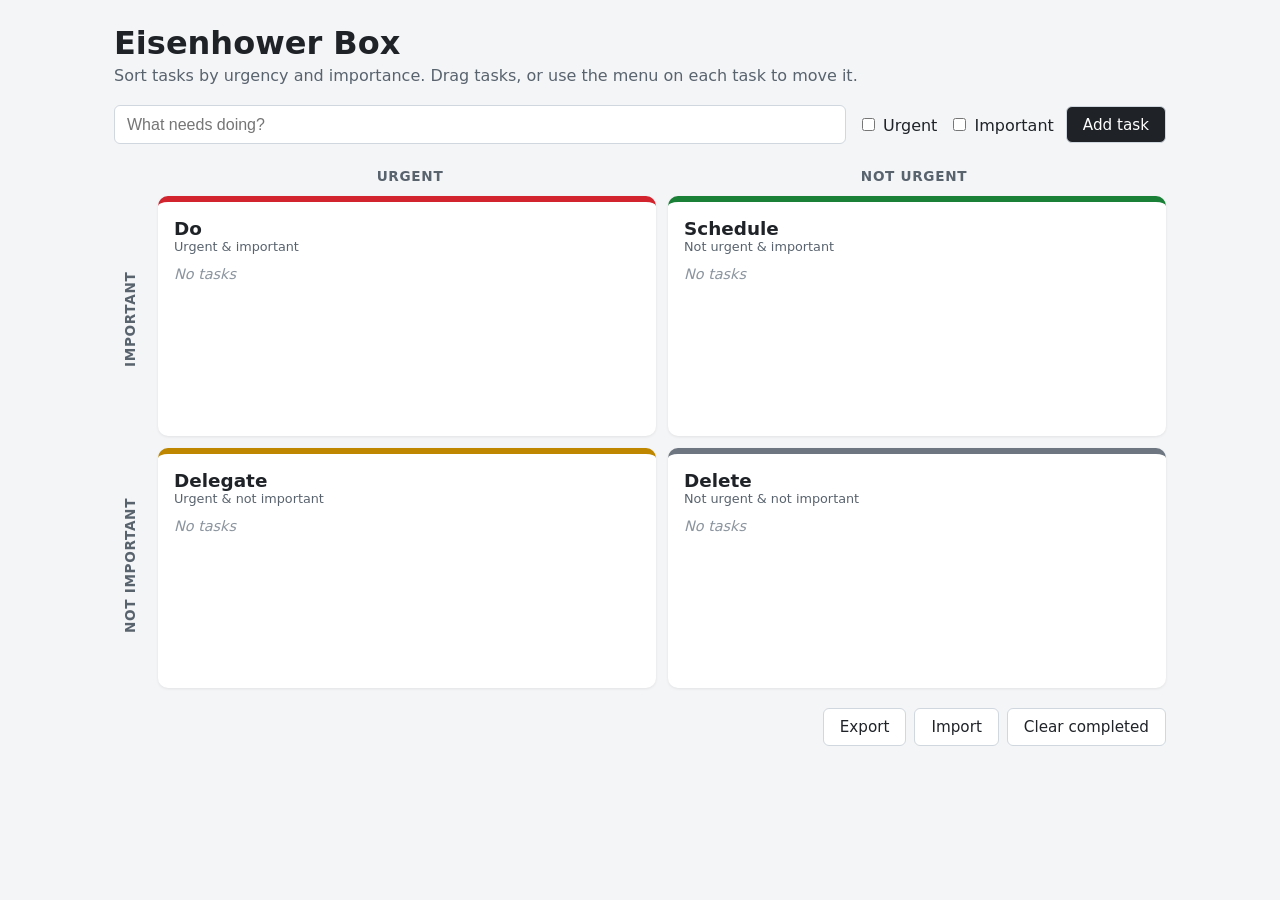
<file: index.html>
<!DOCTYPE html>
<html lang="en">
<head>
  <meta charset="UTF-8" />
  <meta name="viewport" content="width=device-width, initial-scale=1.0, viewport-fit=cover" />
  <meta name="description" content="Prioritize tasks by urgency and importance." />
  <meta name="theme-color" content="#1f2328" />
  <meta name="apple-mobile-web-app-capable" content="yes" />
  <meta name="mobile-web-app-capable" content="yes" />
  <meta name="apple-mobile-web-app-status-bar-style" content="default" />
  <meta name="apple-mobile-web-app-title" content="Eisenhower" />
  <title>Eisenhower Box</title>
  <link rel="manifest" href="manifest.webmanifest" />
  <link rel="icon" href="icons/icon.svg" type="image/svg+xml" />
  <link rel="apple-touch-icon" href="icons/icon-180.png" />
  <link rel="stylesheet" href="styles.css" />
</head>
<body>
  <header>
    <div>
      <h1>Eisenhower Box</h1>
      <p class="subtitle">Sort tasks by urgency and importance. Drag tasks, or use the menu on each task to move it.</p>
    </div>
    <button id="install-btn" type="button" hidden>Install app</button>
  </header>

  <form id="task-form" autocomplete="off">
    <input id="task-input" type="text" placeholder="What needs doing?" required maxlength="200" />
    <label><input id="urgent-input" type="checkbox" /> Urgent</label>
    <label><input id="important-input" type="checkbox" /> Important</label>
    <button type="submit">Add task</button>
  </form>

  <main class="matrix">
    <div class="axis axis-top"><span>Urgent</span><span>Not urgent</span></div>
    <div class="axis axis-side"><span>Important</span><span>Not important</span></div>

    <section class="quadrant q1" data-quadrant="do">
      <h2>Do <small>Urgent &amp; important</small></h2>
      <ul class="task-list"></ul>
    </section>
    <section class="quadrant q2" data-quadrant="schedule">
      <h2>Schedule <small>Not urgent &amp; important</small></h2>
      <ul class="task-list"></ul>
    </section>
    <section class="quadrant q3" data-quadrant="delegate">
      <h2>Delegate <small>Urgent &amp; not important</small></h2>
      <ul class="task-list"></ul>
    </section>
    <section class="quadrant q4" data-quadrant="delete">
      <h2>Delete <small>Not urgent &amp; not important</small></h2>
      <ul class="task-list"></ul>
    </section>
  </main>

  <footer>
    <button id="export-btn" type="button" class="secondary">Export</button>
    <label class="button secondary" for="import-file">Import</label>
    <input id="import-file" type="file" accept="application/json,.json" hidden />
    <button id="clear-done" type="button" class="secondary">Clear completed</button>
  </footer>

  <script src="app.js"></script>
</body>
</html>
</file>
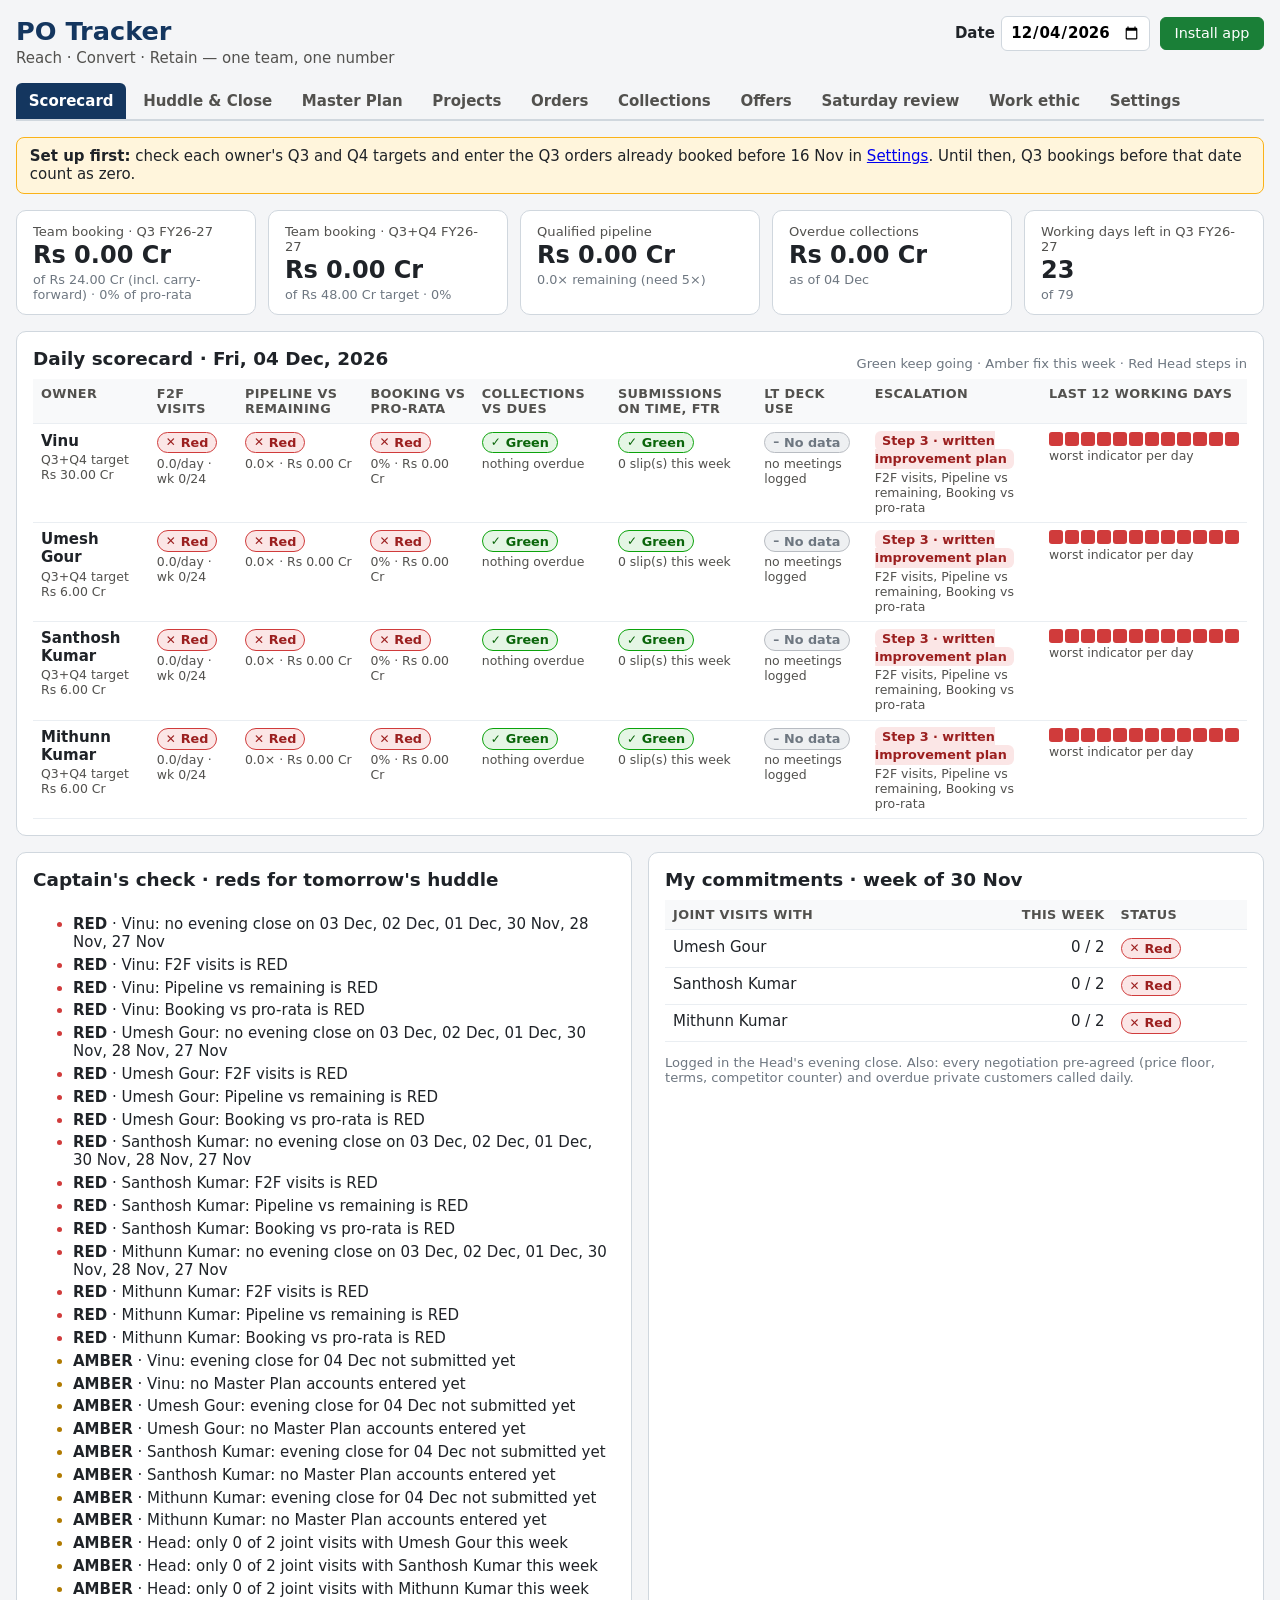
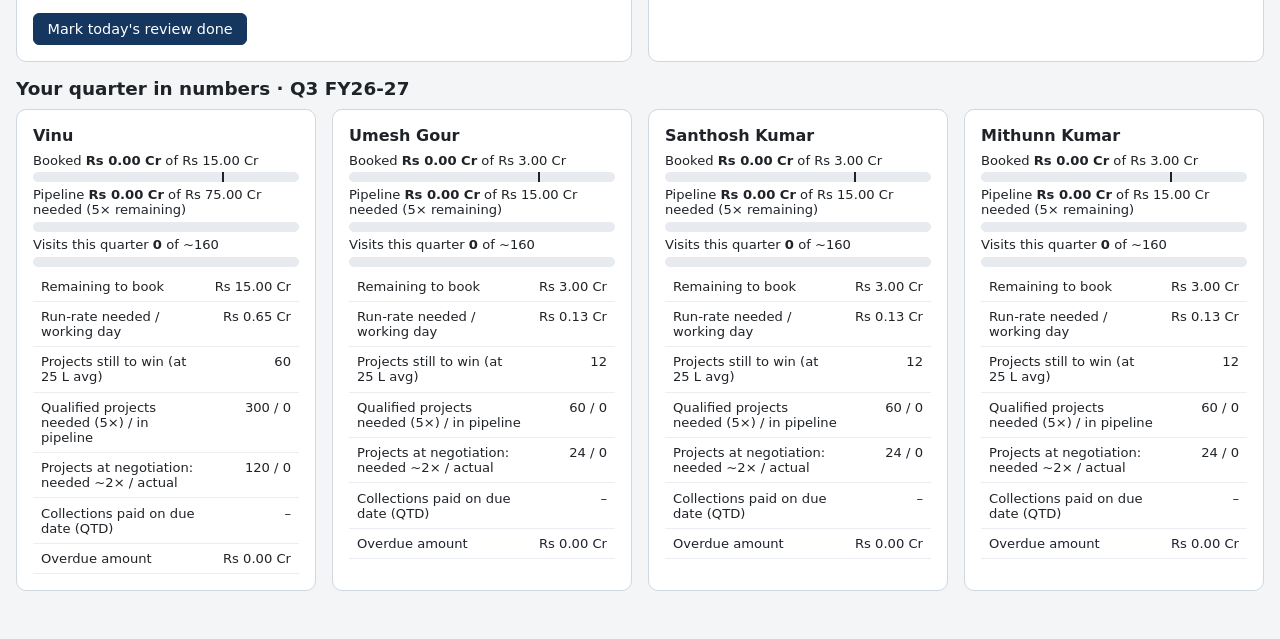
<file: po-tracker/index.html>
<!DOCTYPE html>
<html lang="en">
<head>
  <meta charset="UTF-8" />
  <meta name="viewport" content="width=device-width, initial-scale=1.0, viewport-fit=cover" />
  <meta name="description" content="Daily Performance Obligation scorecard for the sales team." />
  <meta name="theme-color" content="#14365f" />
  <meta name="mobile-web-app-capable" content="yes" />
  <meta name="apple-mobile-web-app-capable" content="yes" />
  <meta name="apple-mobile-web-app-title" content="PO Tracker" />
  <title>PO Tracker</title>
  <link rel="manifest" href="manifest.webmanifest" />
  <link rel="icon" href="icons/icon.svg" type="image/svg+xml" />
  <link rel="apple-touch-icon" href="icons/icon-180.png" />
  <link rel="stylesheet" href="styles.css" />
</head>
<body>
  <header class="top">
    <div>
      <h1>PO Tracker</h1>
      <p class="subtitle">Reach · Convert · Retain — one team, one number</p>
    </div>
    <div class="top-right">
      <label class="date-pick">Date <input id="as-of" type="date" /></label>
      <button id="install-btn" type="button" hidden>Install app</button>
    </div>
  </header>

  <div id="install-help" class="banner" hidden></div>

  <nav id="tabs">
    <a href="#dashboard">Scorecard</a>
    <a href="#daily">Huddle &amp; Close</a>
    <a href="#master">Master Plan</a>
    <a href="#pipeline">Projects</a>
    <a href="#orders">Orders</a>
    <a href="#dues">Collections</a>
    <a href="#subs">Offers</a>
    <a href="#review">Saturday review</a>
    <a href="#ethics">Work ethic</a>
    <a href="#settings">Settings</a>
  </nav>

  <main id="view"></main>

  <div id="toast" role="status" aria-live="polite" hidden></div>
  <script src="app.js"></script>
</body>
</html>
</file>
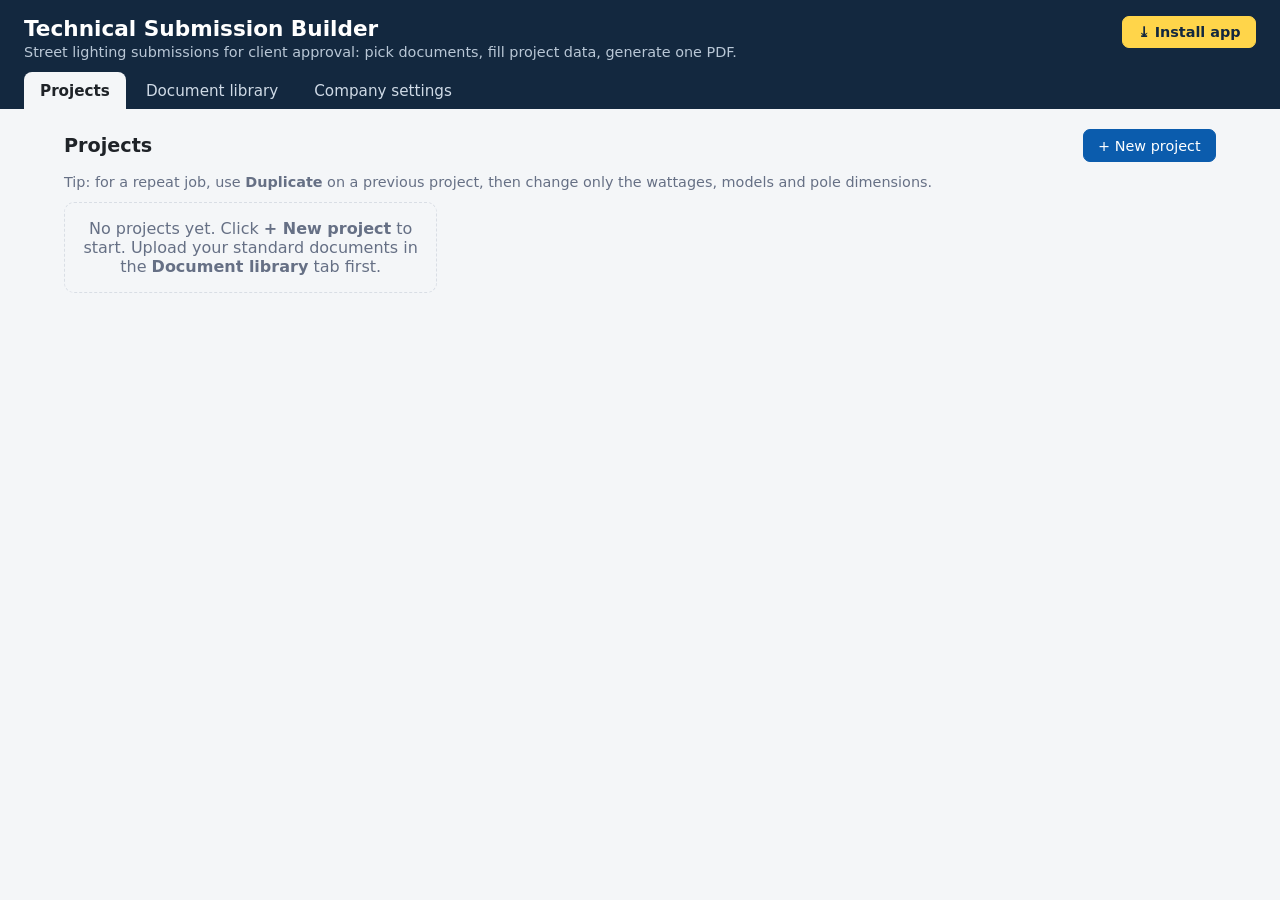
<file: tech-submission/index.html>
<!DOCTYPE html>
<html lang="en" data-version="5">
<head>
  <meta charset="UTF-8" />
  <meta name="viewport" content="width=device-width, initial-scale=1.0" />
  <meta name="description" content="Build technical submissions for client approval from a reusable document library." />
  <meta name="theme-color" content="#13283f" />
  <meta name="mobile-web-app-capable" content="yes" />
  <meta name="apple-mobile-web-app-capable" content="yes" />
  <meta name="apple-mobile-web-app-title" content="Tech Submission" />
  <title>Technical Submission Builder</title>
  <link rel="manifest" href="manifest.webmanifest" />
  <link rel="icon" href="icons/icon.svg" type="image/svg+xml" />
  <link rel="apple-touch-icon" href="icons/icon-180.png" />
  <link rel="stylesheet" href="styles.css?v=5" />
</head>
<body>
  <header class="topbar">
    <div class="topbar-row"><div>
      <h1>Technical Submission Builder</h1>
      <p class="subtitle">Street lighting submissions for client approval: pick documents, fill project data, generate one PDF.</p>
    </div>
    <button type="button" id="install-btn" class="install-btn">⤓ Install app</button>
    </div>
    <nav class="tabs" role="tablist">
      <button type="button" class="tab" data-view="projects" aria-selected="true">Projects</button>
      <button type="button" class="tab" data-view="library">Document library</button>
      <button type="button" class="tab" data-view="settings">Company settings</button>
    </nav>
  </header>

  <main>
    <!-- ================= PROJECTS LIST ================= -->
    <section id="view-projects" class="view">
      <div class="toolbar">
        <h2>Projects</h2>
        <button type="button" id="new-project" class="primary">+ New project</button>
      </div>
      <p class="hint">Tip: for a repeat job, use <b>Duplicate</b> on a previous project, then change only the wattages, models and pole dimensions.</p>
      <div id="project-list" class="cards"></div>
    </section>

    <!-- ================= PROJECT EDITOR ================= -->
    <section id="view-editor" class="view" hidden>
      <div class="toolbar">
        <button type="button" id="back-to-projects">&larr; All projects</button>
        <h2 id="editor-title">Project</h2>
        <span id="save-state" class="muted"></span>
        <button type="button" id="generate" class="primary">Generate submission PDF</button>
      </div>

      <div class="panel">
        <h3>1. Project details <span class="muted">(used in the footer, index and file name)</span></h3>
        <form id="project-form" class="grid-form" autocomplete="off">
          <label>Short project name <span class="muted">(project list and file name)</span><input name="name" required /></label>
          <label>Location<input name="location" /></label>
          <label>Document / reference no.<input name="refNo" /></label>
          <label>Submission no.<input name="submissionNo" /></label>
          <label>Revision<input name="revision" /></label>
          <label>Date<input name="date" type="date" /></label>
        </form>
      </div>

      <div class="panel">
        <h3>2. Cover page <span class="muted">(the preview updates as you type)</span></h3>
        <div class="cover-grid">
          <div>
            <form id="cover-form" class="grid-form one" autocomplete="off">
              <label>Project title <span class="muted">(printed after "PROJECT:")</span><textarea name="coverTitle" rows="5"></textarea></label>
              <label>Cover heading<input name="coverSubtitle" list="cover-headings" /></label>
            </form>
            <datalist id="cover-headings">
              <option value="LED STREETLIGHTING PROPOSAL"></option>
              <option value="TECHNICAL SUBMISSION FOR APPROVAL"></option>
              <option value="LED STREETLIGHTING - TECHNICAL SUBMISSION"></option>
            </datalist>
            <h4>Parties on the cover <span class="muted">(up to 4, left to right)</span></h4>
            <div id="party-list"></div>
            <button type="button" class="small" id="add-party">+ Add party</button>
            <p class="hint">Logos are remembered: type a party name used in an earlier project and its logo is filled in for you.</p>
            <datalist id="party-roles">
              <option value="CONCESSIONAIRE"></option><option value="CLIENT"></option><option value="INDEPENDENT ENGINEER"></option>
              <option value="AUTHORITY ENGINEER"></option><option value="CONSULTANT"></option><option value="PMC"></option>
              <option value="EPC CONTRACTOR"></option><option value="CONTRACTOR"></option>
            </datalist>
            <datalist id="party-names"></datalist>
          </div>
          <div class="cover-preview">
            <iframe id="cover-preview" title="Cover page preview"></iframe>
            <button type="button" class="small" id="open-cover">Open preview in new tab</button>
          </div>
        </div>
      </div>

      <div class="panel">
        <h3>3. Luminaire schedule <span class="muted">(changes per project)</span></h3>
        <table class="edit-table" id="lum-table">
          <thead><tr><th>Description / application</th><th>Make</th><th>Model</th><th>Wattage (W)</th><th>Qty</th><th></th></tr></thead>
          <tbody></tbody>
        </table>
        <button type="button" class="small" data-add-row="luminaires">+ Add luminaire</button>

        <h3>Pole schedule</h3>
        <table class="edit-table" id="pole-table">
          <thead><tr><th>Pole type</th><th>Height (m)</th><th>Dimensions (dia / section, thickness)</th><th>Bracket / arm</th><th>Qty</th><th></th></tr></thead>
          <tbody></tbody>
        </table>
        <button type="button" class="small" data-add-row="poles">+ Add pole</button>
      </div>

      <div class="panel">
        <h3>4. Contents of the submission</h3>
        <div class="options">
          <label><input type="checkbox" name="optIndex" /> Index page with page numbers</label>
          <label><input type="checkbox" name="optSchedule" /> Schedule of materials page</label>
          <label><input type="checkbox" name="optDividers" /> Divider page before each section</label>
          <label><input type="checkbox" name="optSubDividers" /> Divider page before each sub-section (4.1, 4.2 …)</label>
          <label><input type="checkbox" name="optFooter" /> Stamp reference no. and page numbers on every page</label>
        </div>
        <div id="section-list"></div>
      </div>
    </section>

    <!-- ================= LIBRARY ================= -->
    <section id="view-library" class="view" hidden>
      <div class="toolbar"><h2>Standard document library</h2></div>
      <div class="panel drop-zone" id="lib-drop">
        <h3>Upload standard documents <span class="muted">(or drag and drop files here)</span></h3>
        <p class="hint">Upload once, reuse in every project. PDF, JPG and PNG are supported (save Word/DWG files as PDF first).</p>
        <form id="lib-upload" class="grid-form" autocomplete="off">
          <label>1. Section<select name="category"></select></label>
          <label>2. Tags <span class="muted">(optional: make, model, wattage… comma separated)</span><input name="tags" placeholder="e.g. 90W, ABC-Street, Philips" /></label>
          <label class="wide">Notes <span class="muted">(optional)</span><input name="notes" /></label>
          <div class="wide upload-row">
            <button type="submit" class="primary big" id="lib-choose">3. Choose files and upload…</button>
            <span class="muted">They are added as soon as you pick them. You can pick several at once, or drag files onto this box.</span>
            <input type="file" name="files" id="lib-files" accept=".pdf,.png,.jpg,.jpeg,application/pdf,image/png,image/jpeg" multiple hidden />
          </div>
        </form>
      </div>
      <div class="panel">
        <div class="toolbar">
          <h3>Library</h3>
          <select id="lib-filter-cat"></select>
          <input id="lib-filter-text" type="search" placeholder="Search name or tag" />
        </div>
        <div id="lib-list"></div>
      </div>
    </section>

    <!-- ================= SETTINGS ================= -->
    <section id="view-settings" class="view" hidden>
      <div class="toolbar"><h2>Company settings</h2></div>
      <div class="panel">
        <form id="settings-form" class="grid-form" autocomplete="off">
          <label>Company short name <span class="muted">(used in section titles, e.g. "LT Company Profile")</span><input name="shortName" /></label>
          <label>Company full name<input name="fullName" /></label>
          <label class="wide">Address / contact line<input name="address" /></label>
          <label>Submission title <span class="muted">(simple cover only)</span><input name="title" /></label>
          <label>Prepared by<input name="preparedBy" /></label>
          <label>Cover page style<select name="coverStyle">
            <option value="project">Project cover (title, parties with logos, submitted by)</option>
            <option value="simple">Simple cover (details table and client approval box)</option>
          </select></label>
          <label>Company logo (PNG / JPG) <span class="muted">(shown under "Submitted by")</span><input type="file" name="logo" accept=".png,.jpg,.jpeg,image/png,image/jpeg" /></label>
          <div id="logo-preview" class="logo-preview"></div>
          <div class="wide"><button type="submit" class="primary">Save settings</button></div>
        </form>
      </div>
      <div class="panel">
        <p class="muted" id="app-version"></p>
        <h3>Backup</h3>
        <p class="hint">Everything is stored in this browser only. Export a backup file regularly, and import it on another computer to move your library and projects.</p>
        <button type="button" id="export-all">Export backup</button>
        <label class="button-like">Import backup<input type="file" id="import-all" accept="application/json,.json" hidden /></label>
      </div>
    </section>
  </main>

  <!-- Picker dialog: choose library documents for a section -->
  <dialog id="picker">
    <form method="dialog" class="dialog-body">
      <h3 id="picker-title">Select documents</h3>
      <div class="toolbar">
        <label><input type="checkbox" id="picker-all-cats" /> Show all sections</label>
        <input id="picker-search" type="search" placeholder="Search name or tag" />
      </div>
      <div id="picker-list" class="picker-list"></div>
      <div class="dialog-actions">
        <button value="cancel">Cancel</button>
        <button value="ok" class="primary" id="picker-ok">Add selected</button>
      </div>
    </form>
  </dialog>

  <!-- Unexpected errors, shown so they can be reported -->
  <dialog id="app-error">
    <form method="dialog" class="dialog-body">
      <h3>Something went wrong</h3>
      <p>Please take a screenshot of this message and send it to whoever maintains the app.</p>
      <pre id="app-error-text" class="error-text"></pre>
      <div class="dialog-actions"><button value="reload" id="app-error-reload">Reload the app</button><button value="close" class="primary">OK</button></div>
    </form>
  </dialog>

  <!-- Files that could not be uploaded -->
  <dialog id="upload-errors">
    <form method="dialog" class="dialog-body">
      <h3>Some files were not uploaded</h3>
      <p id="upload-errors-summary"></p>
      <ul id="upload-errors-list" class="error-list"></ul>
      <div class="dialog-actions"><button value="close" class="primary">OK</button></div>
    </form>
  </dialog>

  <!-- How to install, when the browser has no install prompt to offer -->
  <dialog id="install-help">
    <form method="dialog" class="dialog-body">
      <h3>Install Technical Submission Builder</h3>
      <div id="install-help-body"></div>
      <div class="dialog-actions"><button value="close" class="primary">OK</button></div>
    </form>
  </dialog>

  <div id="busy" class="busy" hidden><div class="busy-box"><div class="spinner"></div><p id="busy-text">Working…</p></div></div>
  <div id="toast" class="toast" hidden></div>

  <script src="vendor/pdf-lib.min.js"></script>
  <script src="app.js?v=5"></script>
</body>
</html>
</file>
<file: styles.css>
* { box-sizing: border-box; }
[hidden] { display: none !important; }

body {
  margin: 0;
  padding: max(1.5rem, env(safe-area-inset-top)) max(1.5rem, env(safe-area-inset-right))
    max(1.5rem, env(safe-area-inset-bottom)) max(1.5rem, env(safe-area-inset-left));
  font-family: system-ui, -apple-system, "Segoe UI", Roboto, sans-serif;
  background: #f4f5f7;
  color: #1f2328;
  max-width: 1100px;
  margin-inline: auto;
}

header { display: flex; justify-content: space-between; align-items: flex-start; gap: 1rem; }
header h1 { margin: 0; }
#install-btn { flex-shrink: 0; background: #1a7f37; border-color: #1a7f37; }
.subtitle { margin: 0.25rem 0 1.25rem; color: #59636e; }

#task-form {
  display: flex;
  flex-wrap: wrap;
  gap: 0.75rem;
  align-items: center;
  margin-bottom: 1.5rem;
}
#task-input {
  flex: 1 1 260px;
  padding: 0.6rem 0.75rem;
  font-size: 1rem;
  border: 1px solid #d0d7de;
  border-radius: 6px;
}
button, .button {
  display: inline-block;
  font-family: inherit;
  padding: 0.55rem 1rem;
  font-size: 0.95rem;
  border: 1px solid #d0d7de;
  border-radius: 6px;
  background: #1f2328;
  color: #fff;
  cursor: pointer;
}
button:hover, .button:hover { opacity: 0.85; }
.secondary { background: #fff; color: #1f2328; }

.matrix {
  display: grid;
  grid-template-columns: 2rem 1fr 1fr;
  grid-template-rows: auto 1fr 1fr;
  grid-template-areas:
    ".    top  top"
    "side q1   q2"
    "side q3   q4";
  gap: 0.75rem;
}
.axis { display: flex; font-weight: 600; color: #59636e; font-size: 0.85rem; text-transform: uppercase; letter-spacing: 0.05em; }
.axis span { flex: 1; text-align: center; }
.axis-top { grid-area: top; }
.axis-side { grid-area: side; flex-direction: column; }
.axis-side span { writing-mode: vertical-rl; transform: rotate(180deg); display: flex; align-items: center; justify-content: center; }

.quadrant {
  min-height: 240px;
  padding: 1rem;
  border-radius: 10px;
  background: #fff;
  border-top: 6px solid;
  box-shadow: 0 1px 3px rgba(0,0,0,0.08);
  transition: background 0.15s;
}
.quadrant.drag-over { background: #eef4ff; }
.q1 { grid-area: q1; border-color: #d1242f; }
.q2 { grid-area: q2; border-color: #1a7f37; }
.q3 { grid-area: q3; border-color: #bf8700; }
.q4 { grid-area: q4; border-color: #6e7781; }

.quadrant h2 { margin: 0 0 0.75rem; font-size: 1.15rem; }
.quadrant h2 small { display: block; font-weight: 400; font-size: 0.8rem; color: #59636e; }

.task-list { list-style: none; margin: 0; padding: 0; display: flex; flex-direction: column; gap: 0.4rem; }
.task {
  display: flex;
  align-items: center;
  gap: 0.5rem;
  padding: 0.5rem 0.6rem;
  background: #f6f8fa;
  border: 1px solid #e5e8eb;
  border-radius: 6px;
  cursor: grab;
}
.task.dragging { opacity: 0.4; }
.task .text { flex: 1; word-break: break-word; }
.task.done .text { text-decoration: line-through; color: #8c959f; }
.task .delete {
  background: none;
  color: #8c959f;
  border: none;
  padding: 0 0.25rem;
  font-size: 1.1rem;
  line-height: 1;
}
.task .delete:hover { color: #d1242f; }
.task .move {
  font: inherit;
  font-size: 0.8rem;
  padding: 0.15rem 0.25rem;
  border: 1px solid #d0d7de;
  border-radius: 4px;
  background: #fff;
  color: #59636e;
  max-width: 6.5rem;
}
.empty { color: #8c959f; font-style: italic; font-size: 0.9rem; }

footer { margin-top: 1.25rem; display: flex; justify-content: flex-end; gap: 0.5rem; flex-wrap: wrap; }

@media (max-width: 640px) {
  .matrix {
    grid-template-columns: 1fr;
    grid-template-areas: "q1" "q2" "q3" "q4";
  }
  .axis { display: none; }
  .quadrant { min-height: 140px; }
  header { flex-direction: column; }
}
</file>
<file: po-tracker/styles.css>
* { box-sizing: border-box; }
[hidden] { display: none !important; }
:root {
  --ink: #1f2328; --ink-2: #52514e; --muted: #6e7781; --line: #d0d7de; --bg: #f4f5f7; --card: #fff;
  --brand: #14365f; --accent: #2a78d6;
  --good: #0ca30c; --warn: #fab219; --crit: #d03b3b; --na: #b8bcc2;
}
body {
  margin: 0 auto; max-width: 1280px;
  padding: max(1rem, env(safe-area-inset-top)) max(1rem, env(safe-area-inset-right)) 2rem max(1rem, env(safe-area-inset-left));
  font-family: system-ui, -apple-system, "Segoe UI", Roboto, sans-serif; font-size: 15px;
  background: var(--bg); color: var(--ink);
}
h1 { margin: 0; color: var(--brand); font-size: 1.6rem; }
h2 { font-size: 1.15rem; margin: 0 0 .6rem; }
h3 { font-size: 1rem; margin: 1rem 0 .5rem; }
.subtitle { margin: .2rem 0 0; color: var(--ink-2); }
.top { display: flex; justify-content: space-between; gap: 1rem; align-items: flex-start; flex-wrap: wrap; }
.top-right { display: flex; gap: .6rem; align-items: center; flex-wrap: wrap; }
.date-pick { font-weight: 600; display: flex; gap: .4rem; align-items: center; }

nav#tabs { display: flex; gap: .25rem; overflow-x: auto; margin: 1rem 0; border-bottom: 2px solid var(--line); }
nav#tabs a { padding: .55rem .8rem; text-decoration: none; color: var(--ink-2); font-weight: 600; white-space: nowrap; border-radius: 6px 6px 0 0; }
nav#tabs a.active { background: var(--brand); color: #fff; }

.card { background: var(--card); border: 1px solid var(--line); border-radius: 10px; padding: 1rem; margin-bottom: 1rem; }
.grid { display: grid; gap: 1rem; grid-template-columns: repeat(auto-fit, minmax(280px, 1fr)); }
.tiles { display: grid; gap: .75rem; grid-template-columns: repeat(auto-fit, minmax(170px, 1fr)); margin-bottom: 1rem; }
.tile { background: var(--card); border: 1px solid var(--line); border-radius: 10px; padding: .8rem 1rem; }
.tile .label { color: var(--ink-2); font-size: .82rem; }
.tile .value { font-size: 1.5rem; font-weight: 700; margin-top: .15rem; }
.tile .sub { color: var(--muted); font-size: .8rem; margin-top: .15rem; }

table { width: 100%; border-collapse: collapse; }
th, td { padding: .45rem .5rem; text-align: left; border-bottom: 1px solid #eaeef2; vertical-align: top; }
th { font-size: .8rem; color: var(--ink-2); text-transform: uppercase; letter-spacing: .03em; background: #f8f9fa; }
td.num, th.num { text-align: right; font-variant-numeric: tabular-nums; white-space: nowrap; }
.table-wrap { overflow-x: auto; }

button, .button {
  font: inherit; font-size: .9rem; padding: .45rem .85rem; border: 1px solid var(--brand); border-radius: 6px;
  background: var(--brand); color: #fff; cursor: pointer; display: inline-block;
}
button.secondary, .button.secondary { background: #fff; color: var(--brand); }
button.danger { background: #fff; color: var(--crit); border-color: var(--crit); }
button.small { padding: .2rem .5rem; font-size: .8rem; }
button:hover { opacity: .88; }
#install-btn { background: #1a7f37; border-color: #1a7f37; }

input, select, textarea { font: inherit; padding: .4rem .5rem; border: 1px solid var(--line); border-radius: 6px; background: #fff; max-width: 100%; }
textarea { width: 100%; min-height: 4.5rem; }
input[type="number"] { width: 6.5rem; }
.form { display: grid; gap: .6rem; grid-template-columns: repeat(auto-fit, minmax(190px, 1fr)); align-items: end; }
.form label, .field { display: flex; flex-direction: column; gap: .2rem; font-size: .85rem; color: var(--ink-2); font-weight: 600; }
.form label.check { flex-direction: row; align-items: center; gap: .4rem; }
.row { display: flex; gap: .5rem; flex-wrap: wrap; align-items: center; }
.spacer { flex: 1; }
.muted { color: var(--muted); }
.small { font-size: .82rem; }
.right { text-align: right; }

/* Status chips: always icon + label, never colour alone */
.chip { display: inline-flex; align-items: center; gap: .3rem; padding: .15rem .5rem; border-radius: 999px; font-size: .8rem; font-weight: 700; white-space: nowrap; border: 1px solid transparent; }
.chip::before { font-size: .75rem; }
.chip.g { background: #e5f6e5; color: #0a650a; border-color: var(--good); }
.chip.g::before { content: "✓"; }
.chip.a { background: #fff5dc; color: #7a5200; border-color: var(--warn); }
.chip.a::before { content: "!"; }
.chip.r { background: #fbe6e6; color: #9b1f1f; border-color: var(--crit); }
.chip.r::before { content: "✕"; }
.chip.na { background: #eef0f2; color: var(--muted); border-color: var(--na); }
.chip.na::before { content: "–"; }
.cell-val { display: block; font-size: .78rem; color: var(--ink-2); margin-top: .15rem; }

.step { font-weight: 700; font-size: .8rem; padding: .15rem .45rem; border-radius: 6px; background: #eef0f2; }
.step.s1 { background: #fff5dc; } .step.s2, .step.s3, .step.s4 { background: #fbe6e6; color: #9b1f1f; }

.meter { height: 10px; background: #e7eaee; border-radius: 5px; overflow: hidden; position: relative; margin: .3rem 0; }
.meter > span { position: absolute; inset: 0 auto 0 0; background: var(--accent); border-radius: 5px; }
.meter > i { position: absolute; top: -3px; bottom: -3px; width: 2px; background: var(--ink); }

.strip { display: flex; gap: 2px; }
.strip span { width: 14px; height: 14px; border-radius: 3px; background: var(--na); }
.strip span.g { background: var(--good); } .strip span.a { background: var(--warn); } .strip span.r { background: var(--crit); }

.flags li { margin-bottom: .3rem; }
.flags li.r::marker { color: var(--crit); } .flags li.a::marker { color: #b07a00; }
.banner { background: #fff5dc; border: 1px solid var(--warn); border-radius: 8px; padding: .6rem .8rem; margin-bottom: 1rem; }
.banner.r { background: #fbe6e6; border-color: var(--crit); }
.banner.g { background: #e5f6e5; border-color: var(--good); }

.owner-tabs { display: flex; gap: .3rem; flex-wrap: wrap; margin-bottom: .8rem; }
.owner-tabs button { background: #fff; color: var(--brand); }
.owner-tabs button.on { background: var(--brand); color: #fff; }
.q { counter-increment: q; }
.q h3::before { content: counter(q) ". "; color: var(--accent); }
.qs { counter-reset: q; }

#toast { position: fixed; bottom: 1.2rem; left: 50%; transform: translateX(-50%); background: var(--ink); color: #fff; padding: .6rem 1rem; border-radius: 8px; z-index: 10; }

@media (max-width: 640px) {
  body { font-size: 14px; }
  .tile .value { font-size: 1.25rem; }
  th, td { padding: .35rem .3rem; }
}
@media print {
  nav#tabs, .top-right, .no-print, button { display: none !important; }
  body { background: #fff; max-width: none; }
  .card { break-inside: avoid; border-color: #999; }
}

/* Reach / Convert / Retain huddle */
.pillar { border-top: 4px solid var(--accent); padding-top: .4rem; }
.pillar h3 { margin-top: .2rem; letter-spacing: .03em; }
.pillar h4 { margin: .8rem 0 .3rem; font-size: .9rem; }
.pillar.reach { border-color: #1c5cab; } .pillar.convert { border-color: #2a78d6; } .pillar.retain { border-color: #0a650a; }

/* Master Plan stages: one blue ramp, light → dark = Sprouting → Ripening */
.stage { display: inline-block; padding: .1rem .45rem; border-radius: 4px; font-size: .75rem; font-weight: 700; white-space: nowrap; }
.st0 { background: #cde2fb; color: #104281; } .st1 { background: #86b6ef; color: #0d366b; } .st2 { background: #5598e7; color: #0b1f3a; }
.st3 { background: #1c5cab; color: #fff; } .st4 { background: #0d366b; color: #fff; }
.funnel { display: grid; grid-template-columns: repeat(5, 1fr); gap: .3rem; margin: .4rem 0; }
.funnel > div { background: #f6f8fa; border-radius: 6px; padding: .35rem; text-align: center; display: flex; flex-direction: column; gap: .2rem; align-items: center; }
.funnel b { font-size: 1.2rem; }
.funnel small { color: var(--muted); font-size: .72rem; line-height: 1.2; }
.funnel .stage { font-size: .68rem; }
.board { display: grid; grid-template-columns: repeat(5, minmax(210px, 1fr)); gap: .6rem; overflow-x: auto; padding-bottom: .4rem; }
.col { background: #f1f4f8; border-radius: 8px; padding: .4rem; min-height: 6rem; }
.col-h { border-radius: 6px; padding: .4rem .5rem; margin-bottom: .4rem; display: flex; flex-wrap: wrap; gap: .3rem; align-items: baseline; }
.col-h small { flex-basis: 100%; font-size: .72rem; opacity: .9; }
.acc { background: #fff; border: 1px solid var(--line); border-radius: 6px; padding: .45rem; margin-bottom: .4rem; display: flex; flex-direction: column; gap: .15rem; }
.acc.hi { border-left: 4px solid #1c5cab; }
.acc .form { grid-template-columns: 1fr; margin: .4rem 0; }
button:disabled { opacity: .35; cursor: default; }
@media (max-width: 640px) { .funnel { grid-template-columns: repeat(5, minmax(56px, 1fr)); overflow-x: auto; } .funnel small { display: none; } }
.acc a { overflow-wrap: anywhere; }
</file>
<file: tech-submission/styles.css>
:root {
  --bg: #f4f6f8;
  --panel: #fff;
  --ink: #1f2328;
  --muted: #667085;
  --line: #d9dee5;
  --accent: #0b5cad;
  --accent-ink: #fff;
  --danger: #b42318;
  --ok: #067647;
  font-family: system-ui, -apple-system, "Segoe UI", Roboto, Arial, sans-serif;
  color: var(--ink);
  background: var(--bg);
}
* { box-sizing: border-box; }
body { margin: 0; }
h1, h2, h3 { margin: 0; }
h1 { font-size: 1.35rem; }
h2 { font-size: 1.2rem; }
h3 { font-size: 1rem; margin-bottom: .6rem; }
.muted { color: var(--muted); font-weight: normal; font-size: .85em; }
.hint { color: var(--muted); font-size: .9rem; margin: .25rem 0 .75rem; }

.topbar {
  background: #13283f; color: #fff; padding: 1rem 1.5rem 0;
  display: flex; flex-direction: column; gap: .75rem;
}
.topbar .subtitle { margin: .2rem 0 0; color: #b9c7d6; font-size: .9rem; }
.tabs { display: flex; gap: .25rem; flex-wrap: wrap; }
.tab {
  background: transparent; color: #cfdae6; border: none; border-radius: 8px 8px 0 0;
  padding: .6rem 1rem; font-size: .95rem; cursor: pointer;
}
.tab[aria-selected="true"] { background: var(--bg); color: var(--ink); font-weight: 600; }

main { padding: 1.25rem 1.5rem 4rem; max-width: 1200px; margin: 0 auto; }
.panel { background: var(--panel); border: 1px solid var(--line); border-radius: 10px; padding: 1rem 1.25rem; margin-bottom: 1rem; }
.toolbar { display: flex; align-items: center; gap: .75rem; flex-wrap: wrap; margin-bottom: .75rem; }
.toolbar h2, .toolbar h3 { margin: 0; margin-right: auto; }

button, .button-like {
  font: inherit; font-size: .9rem; padding: .45rem .9rem; border-radius: 7px;
  border: 1px solid var(--line); background: #fff; color: var(--ink); cursor: pointer; display: inline-block;
}
button:hover, .button-like:hover { border-color: #9aa6b2; }
button.primary { background: var(--accent); border-color: var(--accent); color: var(--accent-ink); }
button.danger { color: var(--danger); }
button.small, .button-like.small { font-size: .8rem; padding: .25rem .6rem; }
button.icon { padding: .15rem .45rem; font-size: .85rem; }

input, select { font: inherit; font-size: .9rem; padding: .4rem .55rem; border: 1px solid var(--line); border-radius: 6px; background: #fff; width: 100%; }
input[type="checkbox"] { width: auto; }
.grid-form { display: grid; grid-template-columns: repeat(auto-fill, minmax(260px, 1fr)); gap: .75rem 1rem; }
.grid-form label { display: flex; flex-direction: column; gap: .25rem; font-size: .85rem; color: #344054; }
.grid-form .wide { grid-column: 1 / -1; }
.toolbar input[type="search"], .toolbar select { width: auto; min-width: 200px; }

.cards { display: grid; grid-template-columns: repeat(auto-fill, minmax(280px, 1fr)); gap: 1rem; }
.card { background: #fff; border: 1px solid var(--line); border-radius: 10px; padding: 1rem; display: flex; flex-direction: column; gap: .4rem; }
.card h3 { margin: 0; }
.card .meta { color: var(--muted); font-size: .85rem; }
.card .actions { display: flex; gap: .4rem; margin-top: .5rem; flex-wrap: wrap; }
.empty { color: var(--muted); padding: 1rem; text-align: center; border: 1px dashed var(--line); border-radius: 10px; }

.edit-table { width: 100%; border-collapse: collapse; margin-bottom: .5rem; }
.edit-table th { text-align: left; font-size: .8rem; color: var(--muted); font-weight: 600; padding: .25rem; }
.edit-table td { padding: .2rem; }
.edit-table td:last-child { width: 1%; }
.edit-table input { padding: .3rem .45rem; }
.panel h3 + table { margin-top: .25rem; }
.panel table + button + h3 { margin-top: 1.25rem; }

.options { display: flex; flex-wrap: wrap; gap: .4rem 1.5rem; margin-bottom: 1rem; font-size: .9rem; }

.section { border: 1px solid var(--line); border-radius: 8px; margin-bottom: .6rem; }
.section.sub { margin-left: 1.5rem; }
.section-head { display: flex; align-items: center; gap: .6rem; padding: .55rem .8rem; background: #f8fafc; border-radius: 8px 8px 0 0; flex-wrap: wrap; }
.section-head .no { font-weight: 700; color: var(--accent); min-width: 2.2rem; }
.section-head .title { font-weight: 600; margin-right: auto; }
.section-head.parent { border-radius: 8px; }
.section-body { padding: .4rem .8rem .6rem; }
.badge { font-size: .72rem; padding: .1rem .45rem; border-radius: 999px; background: #e8eef6; color: #344054; }
.badge.gen { background: #e7f6ec; color: var(--ok); }
.badge.proj { background: #fff4e5; color: #9a5b00; }
.badge.sugg { background: #fdeeee; color: var(--danger); }
.doc-row { display: flex; align-items: center; gap: .5rem; padding: .3rem 0; border-bottom: 1px solid #eef1f4; font-size: .9rem; }
.doc-row:last-child { border-bottom: none; }
.doc-row .name { flex: 1; overflow-wrap: anywhere; }
.doc-row .pages { color: var(--muted); font-size: .8rem; white-space: nowrap; }
.section-empty { color: var(--muted); font-size: .85rem; padding: .3rem 0; }

.lib-table { width: 100%; border-collapse: collapse; font-size: .9rem; }
.lib-table th, .lib-table td { text-align: left; padding: .45rem .4rem; border-bottom: 1px solid #eef1f4; vertical-align: middle; }
.lib-table th { font-size: .8rem; color: var(--muted); }
.lib-table td.actions { white-space: nowrap; text-align: right; }
.lib-table select, .lib-table input { padding: .25rem .4rem; font-size: .85rem; }

dialog { border: none; border-radius: 12px; padding: 0; width: min(760px, 95vw); box-shadow: 0 20px 60px rgba(0,0,0,.25); }
dialog::backdrop { background: rgba(15, 23, 42, .45); }
.dialog-body { padding: 1.1rem 1.25rem; }
.picker-list { max-height: 55vh; overflow: auto; border: 1px solid var(--line); border-radius: 8px; padding: .25rem .6rem; }
.picker-list label { display: flex; gap: .6rem; align-items: center; padding: .4rem 0; border-bottom: 1px solid #eef1f4; font-size: .9rem; cursor: pointer; }
.picker-list label:last-child { border-bottom: none; }
.picker-list label.used { opacity: .5; }
.dialog-actions { display: flex; justify-content: flex-end; gap: .5rem; margin-top: 1rem; }

.logo-preview img { max-height: 70px; max-width: 220px; border: 1px solid var(--line); border-radius: 6px; padding: 4px; background: #fff; }

.busy { position: fixed; inset: 0; background: rgba(15,23,42,.4); display: grid; place-items: center; z-index: 50; }
.busy[hidden] { display: none; }
.busy-box { background: #fff; padding: 1.25rem 1.75rem; border-radius: 12px; text-align: center; }
.spinner { width: 34px; height: 34px; border: 4px solid #d6e2f0; border-top-color: var(--accent); border-radius: 50%; margin: 0 auto .6rem; animation: spin 1s linear infinite; }
@keyframes spin { to { transform: rotate(360deg); } }
.toast { position: fixed; bottom: 1.25rem; left: 50%; transform: translateX(-50%); background: #1f2328; color: #fff; padding: .6rem 1rem; border-radius: 8px; font-size: .9rem; z-index: 60; max-width: 90vw; }
.toast.error { background: var(--danger); }

@media (max-width: 640px) {
  main { padding: 1rem .75rem 3rem; }
  .section.sub { margin-left: .5rem; }
  .edit-table thead { display: none; }
  .edit-table tr { display: grid; grid-template-columns: 1fr 1fr; gap: .2rem; padding: .4rem 0; border-bottom: 1px solid var(--line); }
}

/* cover page editor */
textarea { font: inherit; font-size: .9rem; padding: .4rem .55rem; border: 1px solid var(--line); border-radius: 6px; width: 100%; resize: vertical; }
.grid-form.one { grid-template-columns: 1fr; }
h4 { margin: 1rem 0 .4rem; font-size: .92rem; }
.cover-grid { display: grid; grid-template-columns: minmax(0, 1fr) 360px; gap: 1.25rem; align-items: start; }
.cover-preview { position: sticky; top: 1rem; display: flex; flex-direction: column; gap: .4rem; align-items: flex-start; }
.cover-preview iframe { width: 360px; height: 510px; border: 1px solid var(--line); border-radius: 6px; background: #fff; }
.party { display: grid; grid-template-columns: 190px minmax(0, 1fr) 90px auto; gap: .5rem; align-items: center; padding: .45rem 0; border-bottom: 1px solid #eef1f4; }
.party-logo { width: 90px; height: 56px; border: 1px dashed var(--line); border-radius: 6px; display: grid; place-items: center; font-size: .72rem; color: var(--muted); background: #fff; overflow: hidden; }
.party-logo img { max-width: 86px; max-height: 52px; }
.party-actions { display: flex; gap: .25rem; flex-wrap: wrap; }
@media (max-width: 900px) {
  .cover-grid { grid-template-columns: 1fr; }
  .cover-preview { position: static; }
  .party { grid-template-columns: 1fr 1fr; }
}

/* install button in the header */
.topbar-row { display: flex; align-items: flex-start; justify-content: space-between; gap: 1rem; }
.install-btn { background: #ffd54a; border-color: #ffd54a; color: #13283f; font-weight: 600; white-space: nowrap; }
.install-btn[hidden] { display: none; }
#install-help-body p, #install-help-body ol { margin: .5rem 0; line-height: 1.45; }
#install-help-body a { color: var(--accent); word-break: break-all; }

/* library upload */
.drop-zone { transition: border-color .15s, background .15s; }
.drop-zone.dragging { border: 2px dashed var(--accent); background: #eef5fc; }
.error-list { margin: .5rem 0; padding-left: 1.2rem; color: var(--danger); font-size: .9rem; line-height: 1.45; }
.error-list li { margin-bottom: .4rem; }
.cover-preview iframe[hidden] { display: none; }
.upload-row { display: flex; align-items: center; gap: 1rem; flex-wrap: wrap; }
button.big { font-size: 1rem; padding: .65rem 1.2rem; }
.error-text { white-space: pre-wrap; word-break: break-word; max-height: 40vh; overflow: auto; background: #fdf2f2; color: var(--danger); padding: .6rem .8rem; border-radius: 6px; font-size: .8rem; }
</file>
